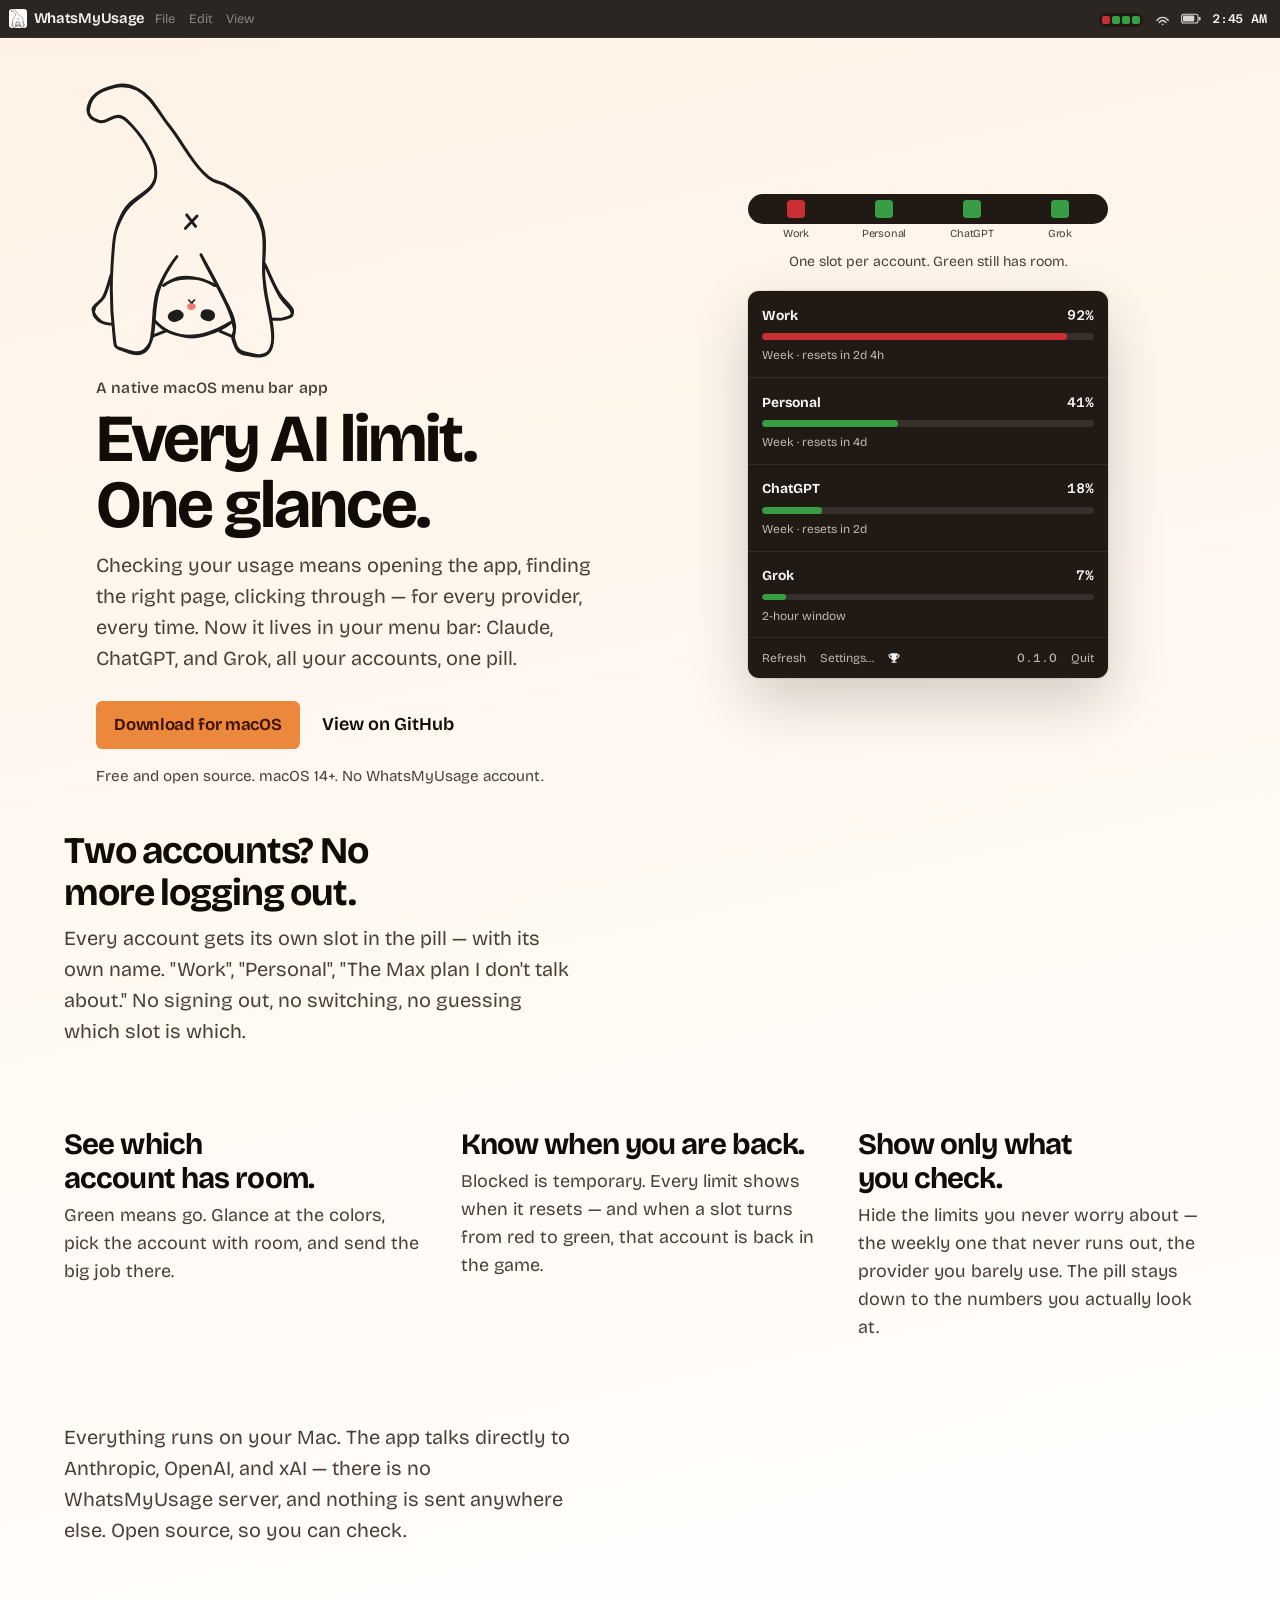
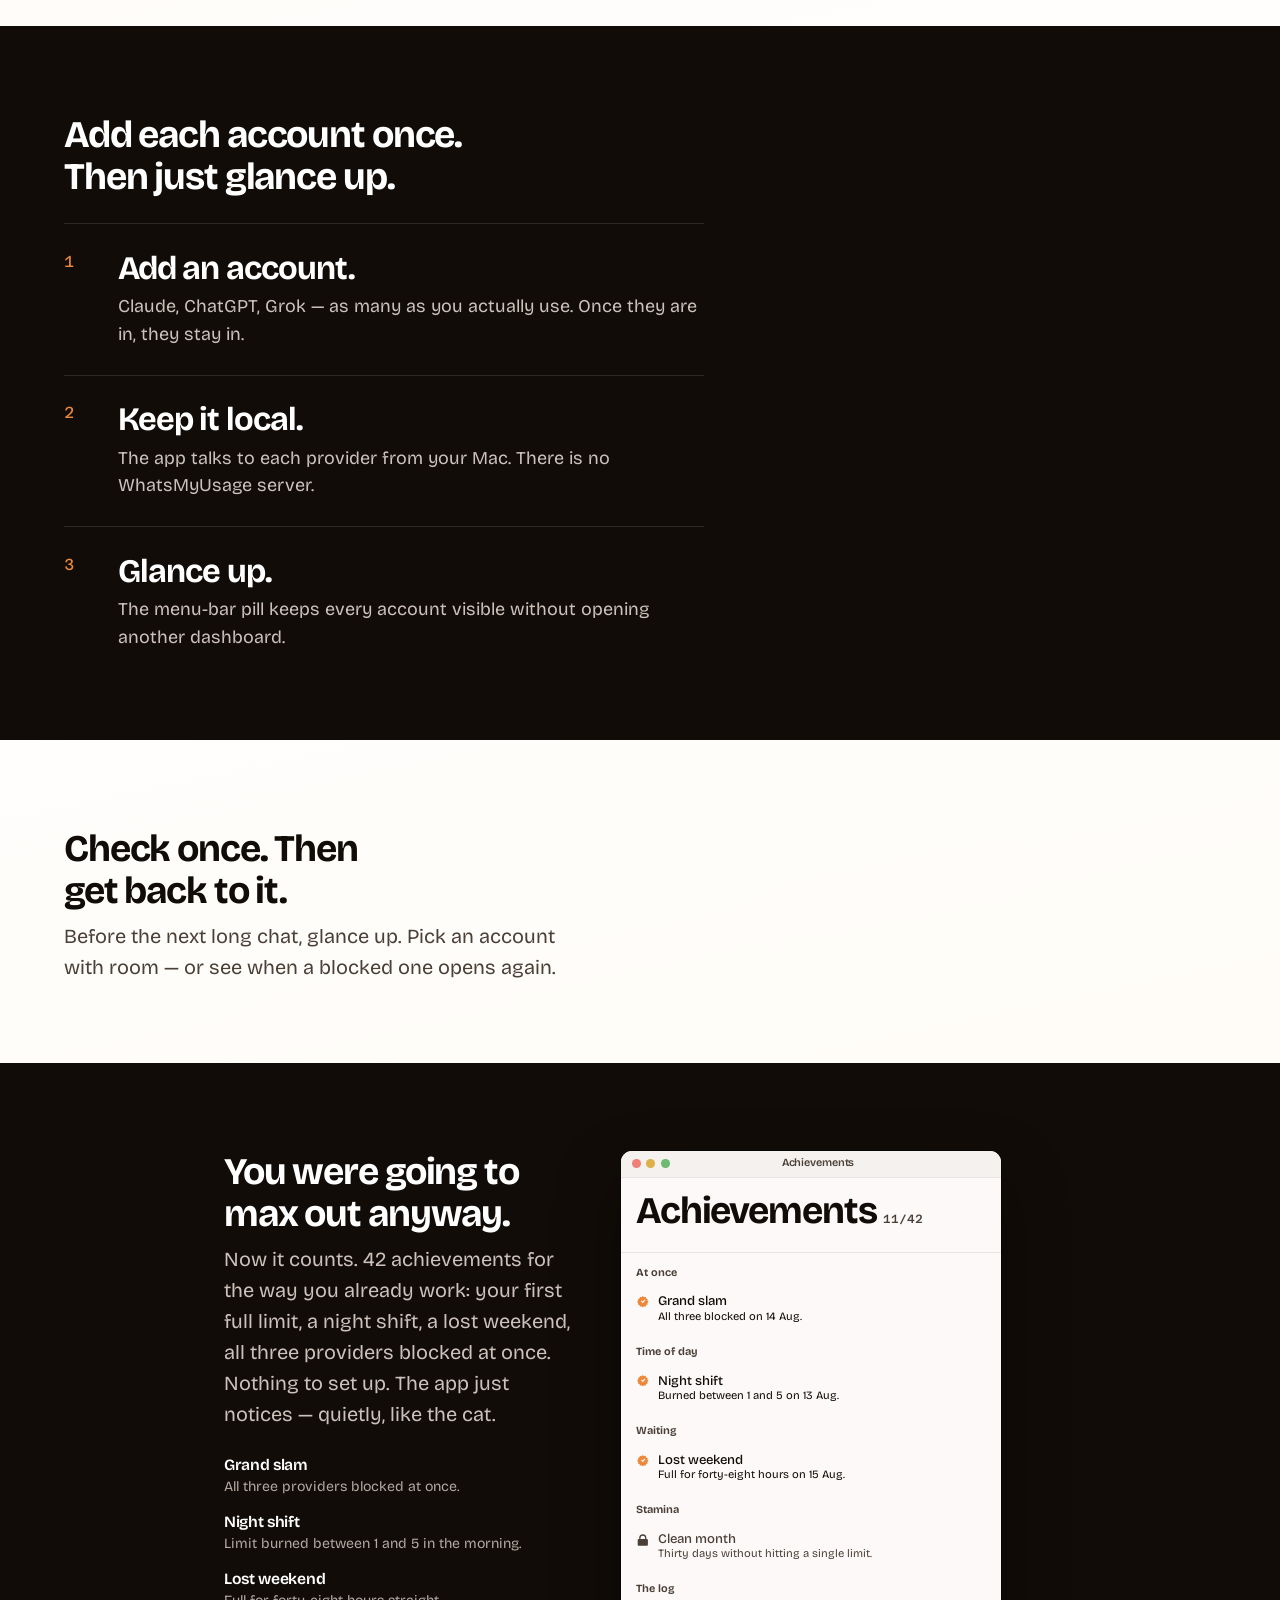
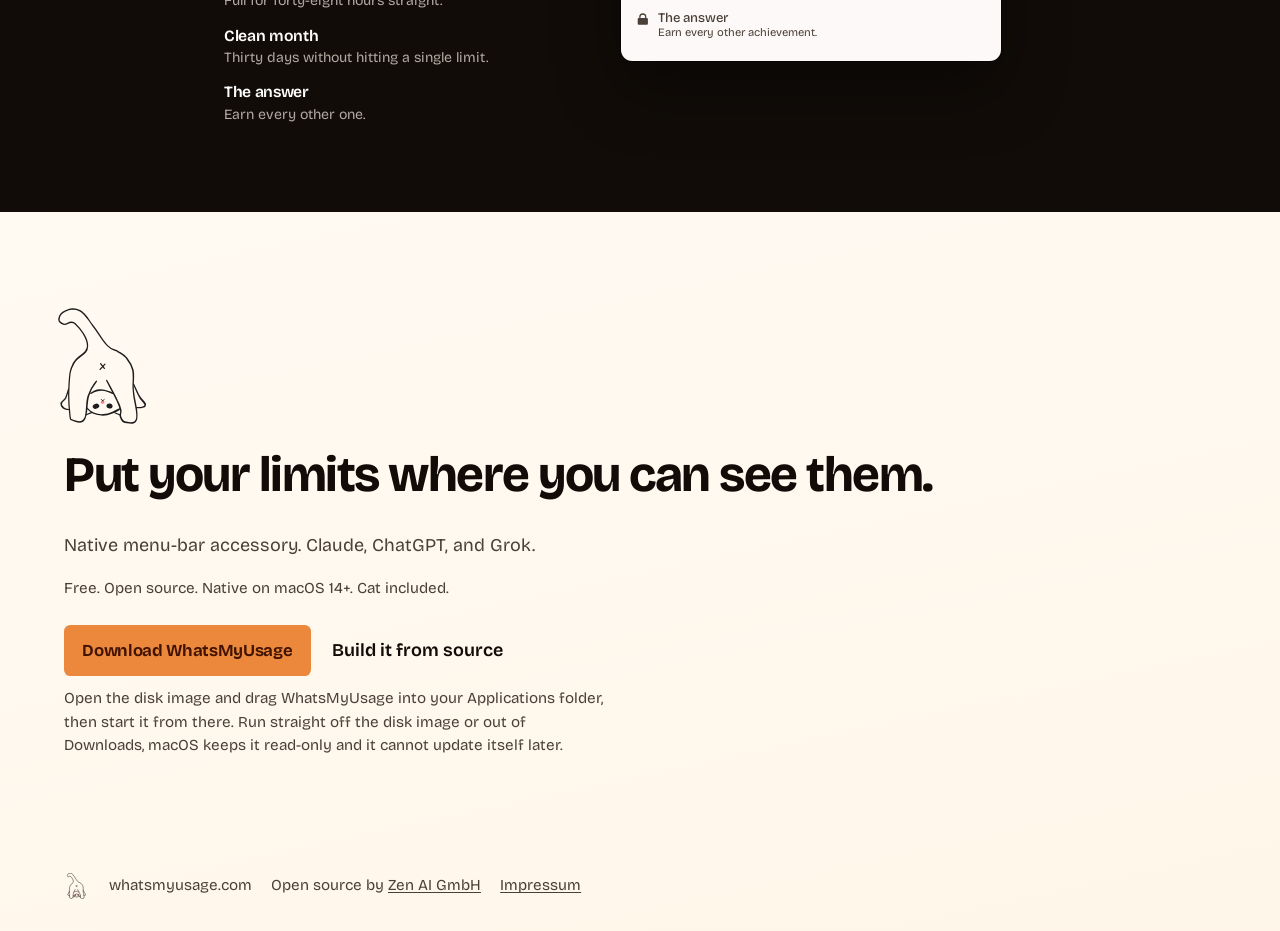
<file: site/index.html>
<!DOCTYPE html>
<html lang="en">
  <head>
    <meta charset="utf-8" />
    <meta name="viewport" content="width=device-width, initial-scale=1" />
    <title>WhatsMyUsage — every AI limit, one glance</title>
    <meta
      name="description"
      content="Every AI limit, one glance. Claude, ChatGPT, and Grok across all your accounts — a native macOS menu bar app. Free and open source."
    />
    <link rel="icon" href="favicon.png" type="image/png" />
    <link rel="preconnect" href="https://fonts.googleapis.com" />
    <link rel="preconnect" href="https://fonts.gstatic.com" crossorigin />
    <link
      href="https://fonts.googleapis.com/css2?family=Azeret+Mono:wght@400;500;600&family=Bricolage+Grotesque:opsz,wght@12..96,400..800&display=swap"
      rel="stylesheet"
    />
    <link rel="stylesheet" href="styles.css" />
  </head>
  <body>
    <a class="skip" href="#main">Skip to content</a>

    <header class="menubar" role="banner">
      <div class="menubar-left">
        <a class="brand" href="#top">
          <img src="cat-fabi.svg" width="22" height="22" alt="" />
          WhatsMyUsage
        </a>
        <nav class="os-menus" aria-hidden="true">
          <span>File</span>
          <span>Edit</span>
          <span>View</span>
        </nav>
      </div>
      <div class="menubar-right">
        <div class="pill" aria-label="Usage pill with four accounts">
          <span class="pill-shell">
            <span class="pill-slot" data-tone="lock"></span>
            <span class="pill-slot" data-tone="ok"></span>
            <span class="pill-slot" data-tone="ok"></span>
            <span class="pill-slot" data-tone="ok"></span>
          </span>
        </div>
        <svg class="os-icon" viewBox="0 0 16 16" aria-hidden="true">
          <path
            d="M2 10c1.6-2.2 3.2-3.3 6-3.3S12.4 7.8 14 10"
            fill="none"
            stroke="currentColor"
            stroke-width="1.4"
            stroke-linecap="round"
          />
          <path
            d="M4.4 12.1c1.1-1.4 2.2-2.1 3.6-2.1s2.5.7 3.6 2.1"
            fill="none"
            stroke="currentColor"
            stroke-width="1.4"
            stroke-linecap="round"
          />
          <circle cx="8" cy="14" r="0.9" fill="currentColor" />
        </svg>
        <svg class="os-icon battery" viewBox="0 0 22 12" aria-hidden="true">
          <rect x="0.7" y="1.2" width="18" height="9.6" rx="2.2" fill="none" stroke="currentColor" stroke-width="1.2" />
          <rect x="2.2" y="2.7" width="12.4" height="6.6" rx="1" fill="currentColor" />
          <path d="M19.6 4.2h1.1a.9.9 0 0 1 .9.9v1.8a.9.9 0 0 1-.9.9h-1.1" fill="currentColor" />
        </svg>
        <time class="clock" id="clock" datetime="">9:41</time>
      </div>
    </header>

    <main id="main">
      <section class="hero" id="top">
        <div class="hero-copy">
          <img class="hero-cat" src="cat-fabi.svg" width="250" height="330" alt="Line drawing of a cat, head down between its front legs, looking back at you." />
          <p class="eyebrow">A native macOS menu bar app</p>
          <h1>Every AI limit. One glance.</h1>
          <p class="lede">
            Checking your usage means opening the app, finding the right page, clicking through — for every provider, every time. Now it lives in your menu bar: Claude, ChatGPT, and Grok, all your accounts, one pill.
          </p>
          <div class="hero-actions">
            <a class="cta" href="https://github.com/getzenai/whatsmyusage/releases/latest/download/WhatsMyUsage.dmg">Download for macOS</a>
            <a class="ghost" href="https://github.com/getzenai/whatsmyusage">View on GitHub</a>
            <p class="cta-note">Free and open source. macOS 14+. No WhatsMyUsage account.</p>
          </div>
        </div>

        <div class="hero-stage">
          <figure class="hero-pill">
            <div class="labeled-pill">
              <div class="slot-col">
                <span class="big-slot" data-tone="lock"></span>
                <span class="slot-name">Work</span>
              </div>
              <div class="slot-col">
                <span class="big-slot" data-tone="ok"></span>
                <span class="slot-name">Personal</span>
              </div>
              <div class="slot-col">
                <span class="big-slot" data-tone="ok"></span>
                <span class="slot-name">ChatGPT</span>
              </div>
              <div class="slot-col">
                <span class="big-slot" data-tone="ok"></span>
                <span class="slot-name">Grok</span>
              </div>
            </div>
            <figcaption>One slot per account. Green still has room.</figcaption>
          </figure>

          <aside class="popover" aria-label="Popover preview">
            <article class="account">
              <header>
                <h2>Work</h2>
                <data value="0.92">92%</data>
              </header>
              <div class="bar" style="--p: 0.92" data-tone="lock"></div>
              <p>Week · resets in 2d 4h</p>
            </article>
            <article class="account">
              <header>
                <h2>Personal</h2>
                <data value="0.41">41%</data>
              </header>
              <div class="bar" style="--p: 0.41" data-tone="ok"></div>
              <p>Week · resets in 4d</p>
            </article>
            <article class="account">
              <header>
                <h2>ChatGPT</h2>
                <data value="0.18">18%</data>
              </header>
              <div class="bar" style="--p: 0.18" data-tone="ok"></div>
              <p>Week · resets in 2d</p>
            </article>
            <article class="account">
              <header>
                <h2>Grok</h2>
                <data value="0.07">7%</data>
              </header>
              <div class="bar" style="--p: 0.07" data-tone="ok"></div>
              <p>2-hour window</p>
            </article>
            <footer>
              <span>Refresh</span>
              <span>Settings…</span>
              <span class="trophy" title="Achievements">
                <svg viewBox="0 0 16 16" width="12" height="12" aria-hidden="true">
                  <path
                    fill="currentColor"
                    d="M3.6 1.6h8.8v1.3h1.5A1.5 1.5 0 0 1 15.4 4.4c0 2.3-1.7 4.2-3.9 4.6A3.4 3.4 0 0 1 8.8 11.6v.9h2.4v1.9H4.8v-1.9h2.4v-.9A3.4 3.4 0 0 1 4.5 9C2.3 8.6.6 6.7.6 4.4A1.5 1.5 0 0 1 2.1 2.9h1.5V1.6zm0 2.6H2.1c0 1.6 1.1 3 2.6 3.3V5.4A1.3 1.3 0 0 1 3.6 4.2zm8.8 0a1.3 1.3 0 0 1-1.1 1.2v2.1c1.5-.3 2.6-1.7 2.6-3.3h-1.5z"
                  />
                </svg>
              </span>
              <span class="ver">0.1.0</span>
              <span>Quit</span>
            </footer>
          </aside>
        </div>
      </section>

      <section class="horizon">
        <h2>Two accounts? No more logging out.</h2>
        <p>
          Every account gets its own slot in the pill — with its own name. "Work", "Personal", "The Max plan I don't talk about." No signing out, no switching, no guessing which slot is which.
        </p>
      </section>

      <section class="wishes" aria-label="What it does">
        <div>
          <h2>See which account has room.</h2>
          <p>
            Green means go. Glance at the colors, pick the account with room, and send the big job there.
          </p>
        </div>
        <div>
          <h2>Know when you are back.</h2>
          <p>
            Blocked is temporary. Every limit shows when it resets — and when a slot turns from red to green, that account is back in the game.
          </p>
        </div>
        <div>
          <h2>Show only what you check.</h2>
          <p>
            Hide the limits you never worry about — the weekly one that never runs out, the provider you barely use. The pill stays down to the numbers you actually look at.
          </p>
        </div>
      </section>

      <p class="quiet">
        Everything runs on your Mac. The app talks directly to Anthropic, OpenAI, and xAI — there is no WhatsMyUsage server, and nothing is sent anywhere else. Open source, so you can check.
      </p>

      <section class="steps">
        <h2>Add each account once. Then just glance up.</h2>
        <ol>
          <li>
            <p>Add an account.</p>
            <span>Claude, ChatGPT, Grok — as many as you actually use. Once they are in, they stay in.</span>
          </li>
          <li>
            <p>Keep it local.</p>
            <span>The app talks to each provider from your Mac. There is no WhatsMyUsage server.</span>
          </li>
          <li>
            <p>Glance up.</p>
            <span>The menu-bar pill keeps every account visible without opening another dashboard.</span>
          </li>
        </ol>
      </section>

      <section class="horizon after-steps">
        <h2>Check once. Then get back to it.</h2>
        <p>
          Before the next long chat, glance up. Pick an account with room — or see when a blocked one opens again.
        </p>
      </section>

      <section class="flavor" aria-label="Achievements">
        <div class="flavor-inner">
          <div class="flavor-copy">
            <h2>You were going to max out anyway.</h2>
            <p>
              Now it counts. 42 achievements for the way you already work: your first full limit, a night shift, a lost weekend, all three providers blocked at once. Nothing to set up. The app just notices — quietly, like the cat.
            </p>
            <ul class="flavor-teasers">
              <li>
                <p>Grand slam</p>
                <span>All three providers blocked at once.</span>
              </li>
              <li>
                <p>Night shift</p>
                <span>Limit burned between 1 and 5 in the morning.</span>
              </li>
              <li>
                <p>Lost weekend</p>
                <span>Full for forty-eight hours straight.</span>
              </li>
              <li>
                <p>Clean month</p>
                <span>Thirty days without hitting a single limit.</span>
              </li>
              <li>
                <p>The answer</p>
                <span>Earn every other one.</span>
              </li>
            </ul>
          </div>
          <aside class="achievements" aria-label="Achievements window preview">
          <div class="ach-chrome" aria-hidden="true">
            <i></i><i></i><i></i>
            <span>Achievements</span>
          </div>
          <header>
            <h2>Achievements</h2>
            <data value="11">11/42</data>
          </header>
          <div class="ach-list">
            <section>
              <h3>At once</h3>
              <div class="ach earned">
                <svg viewBox="0 0 16 16" aria-hidden="true"><path fill="currentColor" d="M8 1.2 9.4 2.6l1.9-.5.6 1.9 1.9.6-.5 1.9L14.8 8l-1.5 1.4.5 1.9-1.9.6-.6 1.9-1.9-.5L8 14.8l-1.4-1.5-1.9.5-.6-1.9-1.9-.6.5-1.9L1.2 8l1.5-1.4-.5-1.9 1.9-.6.6-1.9 1.9.5L8 1.2zm-.1 8.4 3.2-3.3-.9-.9-2.3 2.3-1.1-1.1-.9.9 2 2.1z"/></svg>
                <div>
                  <p>Grand slam</p>
                  <span>All three blocked on 14 Aug.</span>
                </div>
              </div>
            </section>
            <section>
              <h3>Time of day</h3>
              <div class="ach earned">
                <svg viewBox="0 0 16 16" aria-hidden="true"><path fill="currentColor" d="M8 1.2 9.4 2.6l1.9-.5.6 1.9 1.9.6-.5 1.9L14.8 8l-1.5 1.4.5 1.9-1.9.6-.6 1.9-1.9-.5L8 14.8l-1.4-1.5-1.9.5-.6-1.9-1.9-.6.5-1.9L1.2 8l1.5-1.4-.5-1.9 1.9-.6.6-1.9 1.9.5L8 1.2zm-.1 8.4 3.2-3.3-.9-.9-2.3 2.3-1.1-1.1-.9.9 2 2.1z"/></svg>
                <div>
                  <p>Night shift</p>
                  <span>Burned between 1 and 5 on 13 Aug.</span>
                </div>
              </div>
            </section>
            <section>
              <h3>Waiting</h3>
              <div class="ach earned">
                <svg viewBox="0 0 16 16" aria-hidden="true"><path fill="currentColor" d="M8 1.2 9.4 2.6l1.9-.5.6 1.9 1.9.6-.5 1.9L14.8 8l-1.5 1.4.5 1.9-1.9.6-.6 1.9-1.9-.5L8 14.8l-1.4-1.5-1.9.5-.6-1.9-1.9-.6.5-1.9L1.2 8l1.5-1.4-.5-1.9 1.9-.6.6-1.9 1.9.5L8 1.2zm-.1 8.4 3.2-3.3-.9-.9-2.3 2.3-1.1-1.1-.9.9 2 2.1z"/></svg>
                <div>
                  <p>Lost weekend</p>
                  <span>Full for forty-eight hours on 15 Aug.</span>
                </div>
              </div>
            </section>
            <section>
              <h3>Stamina</h3>
              <div class="ach">
                <svg viewBox="0 0 16 16" aria-hidden="true"><path fill="currentColor" d="M8 1.6A4.2 4.2 0 0 0 3.8 5.8V7H3.2A1.2 1.2 0 0 0 2 8.2v5.6A1.2 1.2 0 0 0 3.2 15h9.6a1.2 1.2 0 0 0 1.2-1.2V8.2A1.2 1.2 0 0 0 12.8 7h-.6V5.8A4.2 4.2 0 0 0 8 1.6zm0 1.5A2.7 2.7 0 0 1 10.7 5.8V7H5.3V5.8A2.7 2.7 0 0 1 8 3.1z"/></svg>
                <div>
                  <p>Clean month</p>
                  <span>Thirty days without hitting a single limit.</span>
                </div>
              </div>
            </section>
            <section>
              <h3>The log</h3>
              <div class="ach">
                <svg viewBox="0 0 16 16" aria-hidden="true"><path fill="currentColor" d="M8 1.6A4.2 4.2 0 0 0 3.8 5.8V7H3.2A1.2 1.2 0 0 0 2 8.2v5.6A1.2 1.2 0 0 0 3.2 15h9.6a1.2 1.2 0 0 0 1.2-1.2V8.2A1.2 1.2 0 0 0 12.8 7h-.6V5.8A4.2 4.2 0 0 0 8 1.6zm0 1.5A2.7 2.7 0 0 1 10.7 5.8V7H5.3V5.8A2.7 2.7 0 0 1 8 3.1z"/></svg>
                <div>
                  <p>The answer</p>
                  <span>Earn every other achievement.</span>
                </div>
              </div>
            </section>
          </div>
        </aside>
        </div>
      </section>

      <section class="get" id="get">
        <img class="get-cat" src="cat-fabi.svg" width="125" height="165" alt="" />
        <h2>Put your limits where you can see them.</h2>
        <p>
          Native menu-bar accessory. Claude, ChatGPT, and Grok.
        </p>
        <p class="get-note">
          Free. Open source. Native on macOS 14+. Cat included.
        </p>
        <div class="get-actions">
          <a class="cta" href="https://github.com/getzenai/whatsmyusage/releases/latest/download/WhatsMyUsage.dmg">Download WhatsMyUsage</a>
          <a class="ghost" href="https://github.com/getzenai/whatsmyusage">Build it from source</a>
        </div>
        <p class="get-note">
          Open the disk image and drag WhatsMyUsage into your Applications folder,
          then start it from there. Run straight off the disk image or out of
          Downloads, macOS keeps it read-only and it cannot update itself later.
        </p>
      </section>
    </main>

    <footer class="site-foot">
      <img src="cat-fabi.svg" width="28" height="28" alt="" />
      <p>whatsmyusage.com</p>
      <p>Open source by <a href="https://getzenai.com">Zen AI GmbH</a></p>
      <p><a href="impressum.html">Impressum</a></p>
    </footer>

    <script src="app.js"></script>
  </body>
</html>
</file>
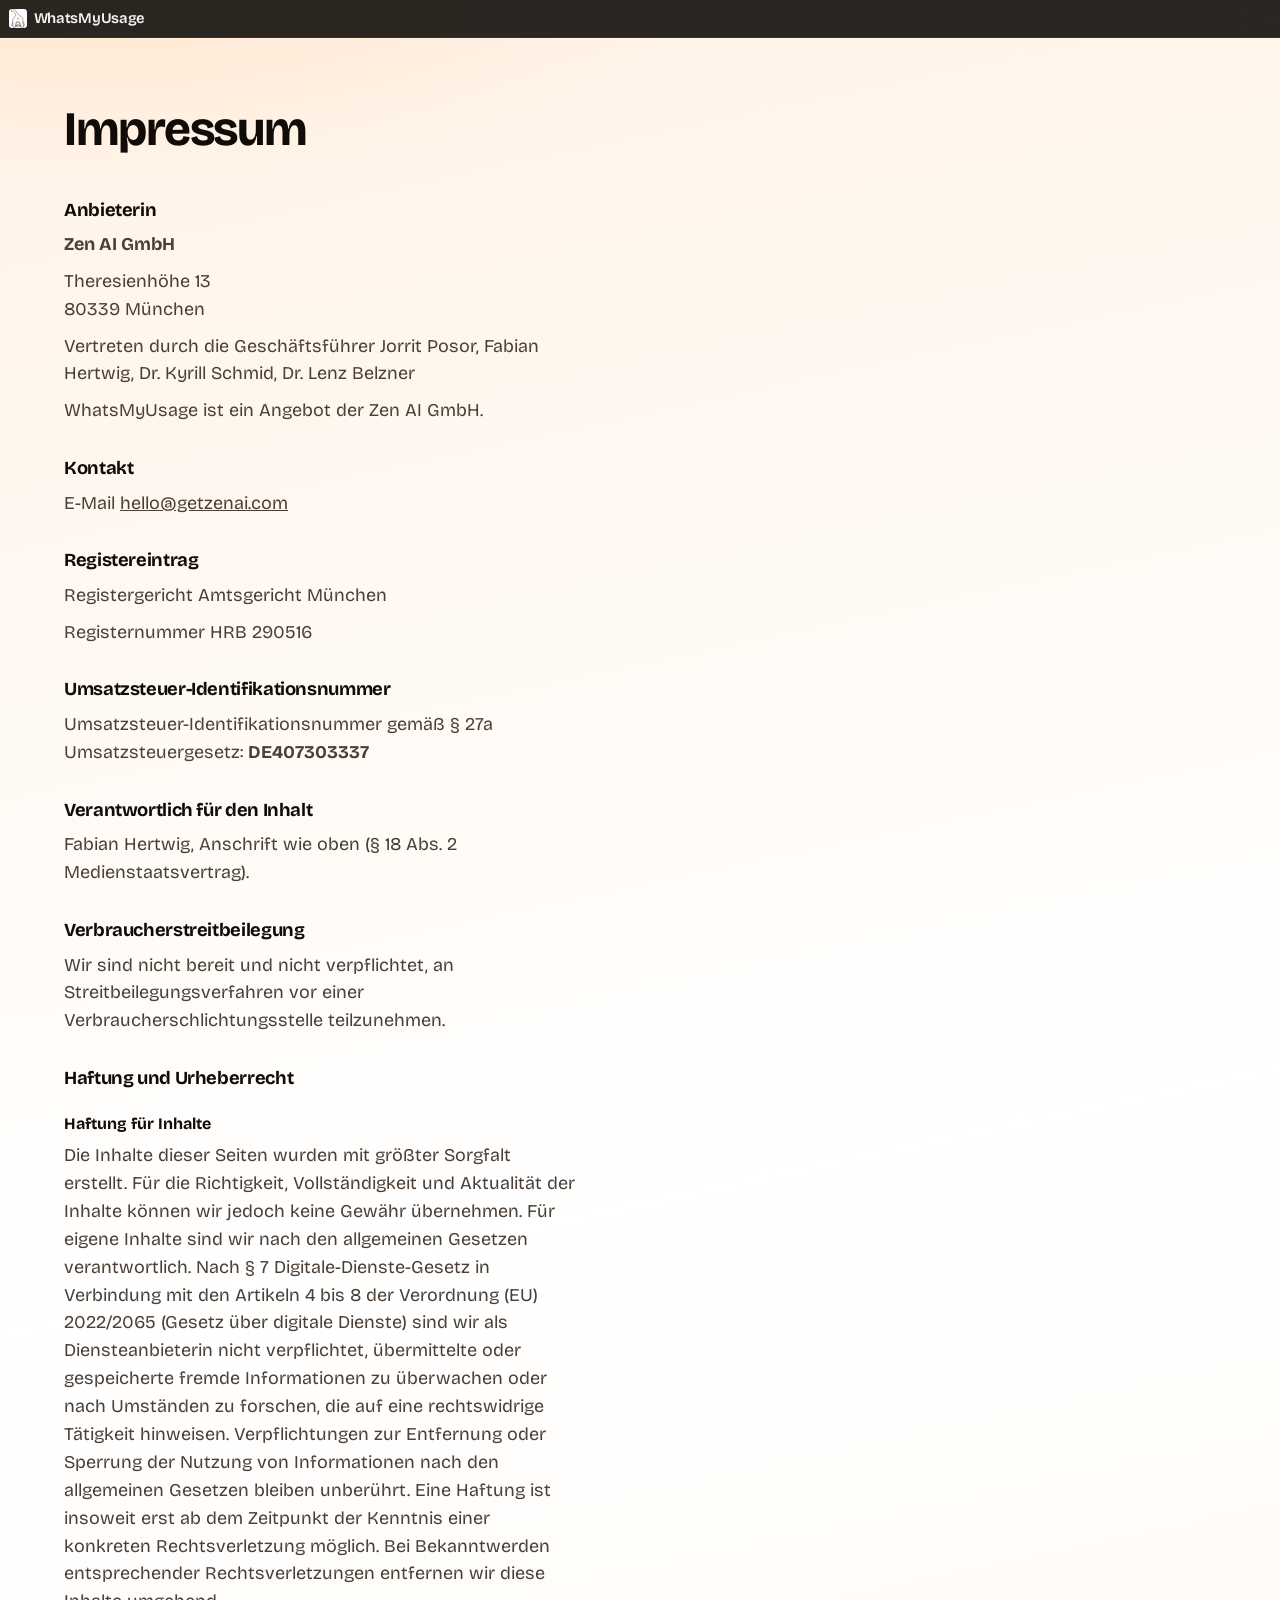
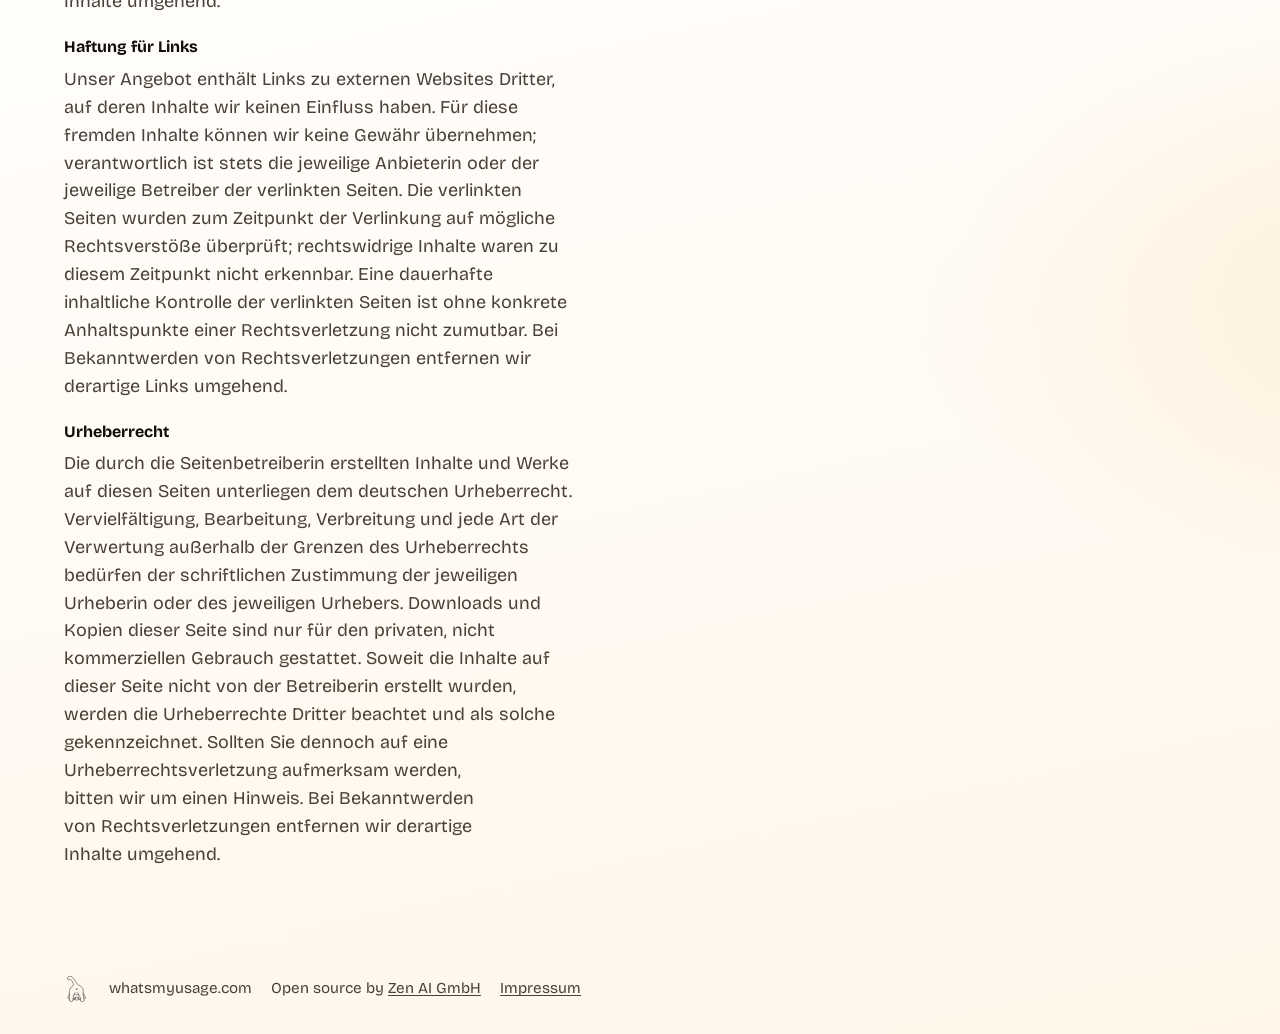
<file: site/impressum.html>
<!DOCTYPE html>
<html lang="de">
  <head>
    <meta charset="utf-8" />
    <meta name="viewport" content="width=device-width, initial-scale=1" />
    <title>Impressum — WhatsMyUsage</title>
    <meta name="description" content="Impressum der Zen AI GmbH für whatsmyusage.com" />
    <link rel="icon" href="favicon.png" type="image/png" />
    <link rel="preconnect" href="https://fonts.googleapis.com" />
    <link rel="preconnect" href="https://fonts.gstatic.com" crossorigin />
    <link
      href="https://fonts.googleapis.com/css2?family=Azeret+Mono:wght@400;500;600&family=Bricolage+Grotesque:opsz,wght@12..96,400..800&display=swap"
      rel="stylesheet"
    />
    <link rel="stylesheet" href="styles.css" />
  </head>
  <body>
    <a class="skip" href="#main">Zum Inhalt</a>

    <header class="menubar" role="banner">
      <div class="menubar-left">
        <a class="brand" href="index.html">
          <img src="cat-fabi.svg" width="22" height="22" alt="" />
          WhatsMyUsage
        </a>
      </div>
    </header>

    <main id="main" class="legal">
      <h1>Impressum</h1>

      <h2>Anbieterin</h2>
      <p><strong>Zen AI GmbH</strong></p>
      <address>
        Theresienhöhe 13<br />
        80339 München
      </address>
      <p>
        Vertreten durch die Geschäftsführer Jorrit Posor, Fabian Hertwig, Dr. Kyrill Schmid,
        Dr. Lenz Belzner
      </p>
      <p>WhatsMyUsage ist ein Angebot der Zen AI GmbH.</p>

      <h2>Kontakt</h2>
      <p>E-Mail <a href="mailto:hello@getzenai.com">hello@getzenai.com</a></p>

      <h2>Registereintrag</h2>
      <p>Registergericht Amtsgericht München</p>
      <p>Registernummer HRB 290516</p>

      <h2>Umsatzsteuer-Identifikationsnummer</h2>
      <p>
        Umsatzsteuer-Identifikationsnummer gemäß § 27a Umsatzsteuergesetz:
        <strong>DE407303337</strong>
      </p>

      <h2>Verantwortlich für den Inhalt</h2>
      <p>Fabian Hertwig, Anschrift wie oben (§ 18 Abs. 2 Medienstaatsvertrag).</p>

      <h2>Verbraucherstreitbeilegung</h2>
      <p>
        Wir sind nicht bereit und nicht verpflichtet, an Streitbeilegungsverfahren vor einer
        Verbraucherschlichtungsstelle teilzunehmen.
      </p>

      <h2>Haftung und Urheberrecht</h2>
      <h3>Haftung für Inhalte</h3>
      <p>
        Die Inhalte dieser Seiten wurden mit größter Sorgfalt erstellt. Für die Richtigkeit,
        Vollständigkeit und Aktualität der Inhalte können wir jedoch keine Gewähr übernehmen. Für
        eigene Inhalte sind wir nach den allgemeinen Gesetzen verantwortlich. Nach § 7
        Digitale-Dienste-Gesetz in Verbindung mit den Artikeln 4 bis 8 der Verordnung (EU)
        2022/2065 (Gesetz über digitale Dienste) sind wir als Diensteanbieterin nicht verpflichtet,
        übermittelte oder gespeicherte fremde Informationen zu überwachen oder nach Umständen zu
        forschen, die auf eine rechtswidrige Tätigkeit hinweisen. Verpflichtungen zur Entfernung
        oder Sperrung der Nutzung von Informationen nach den allgemeinen Gesetzen bleiben
        unberührt. Eine Haftung ist insoweit erst ab dem Zeitpunkt der Kenntnis einer konkreten
        Rechtsverletzung möglich. Bei Bekanntwerden entsprechender Rechtsverletzungen entfernen wir
        diese Inhalte umgehend.
      </p>
      <h3>Haftung für Links</h3>
      <p>
        Unser Angebot enthält Links zu externen Websites Dritter, auf deren Inhalte wir keinen
        Einfluss haben. Für diese fremden Inhalte können wir keine Gewähr übernehmen;
        verantwortlich ist stets die jeweilige Anbieterin oder der jeweilige Betreiber der
        verlinkten Seiten. Die verlinkten Seiten wurden zum Zeitpunkt der Verlinkung auf mögliche
        Rechtsverstöße überprüft; rechtswidrige Inhalte waren zu diesem Zeitpunkt nicht erkennbar.
        Eine dauerhafte inhaltliche Kontrolle der verlinkten Seiten ist ohne konkrete Anhaltspunkte
        einer Rechtsverletzung nicht zumutbar. Bei Bekanntwerden von Rechtsverletzungen entfernen
        wir derartige Links umgehend.
      </p>
      <h3>Urheberrecht</h3>
      <p>
        Die durch die Seitenbetreiberin erstellten Inhalte und Werke auf diesen Seiten unterliegen
        dem deutschen Urheberrecht. Vervielfältigung, Bearbeitung, Verbreitung und jede Art der
        Verwertung außerhalb der Grenzen des Urheberrechts bedürfen der schriftlichen Zustimmung
        der jeweiligen Urheberin oder des jeweiligen Urhebers. Downloads und Kopien dieser Seite
        sind nur für den privaten, nicht kommerziellen Gebrauch gestattet. Soweit die Inhalte auf
        dieser Seite nicht von der Betreiberin erstellt wurden, werden die Urheberrechte Dritter
        beachtet und als solche gekennzeichnet. Sollten Sie dennoch auf eine Urheberrechtsverletzung
        aufmerksam werden, bitten wir um einen Hinweis. Bei Bekanntwerden von Rechtsverletzungen
        entfernen wir derartige Inhalte umgehend.
      </p>
    </main>

    <footer class="site-foot">
      <img src="cat-fabi.svg" width="28" height="28" alt="" />
      <p>whatsmyusage.com</p>
      <p>Open source by <a href="https://getzenai.com">Zen AI GmbH</a></p>
      <p><a href="impressum.html">Impressum</a></p>
    </footer>
  </body>
</html>
</file>
<file: site/styles.css>
:root {
  --bg: oklch(1 0 0);
  --surface: oklch(0.965 0 0);
  --ink: oklch(0.16 0.012 55);
  --muted: oklch(0.38 0.02 55);
  --ginger: oklch(0.72 0.15 55);
  --ginger-ink: oklch(0.26 0.08 45);
  --bar: oklch(0.18 0.01 55);
  --bar-ink: oklch(0.97 0 0);
  --bar-muted: oklch(0.78 0.01 55);
  --ok: oklch(0.62 0.16 145);
  --warn: oklch(0.72 0.14 70);
  --lock: oklch(0.55 0.19 25);
  --idle: oklch(0.78 0 0);
  --display: "Bricolage Grotesque", "Avenir Next", sans-serif;
  --data: "Azeret Mono", ui-monospace, monospace;
  --ease: cubic-bezier(0.16, 1, 0.3, 1);
  --menubar: 2.4rem;
}

*,
*::before,
*::after {
  box-sizing: border-box;
}

html {
  scroll-behavior: smooth;
}

body {
  margin: 0;
  color: var(--ink);
  background-color: var(--bg);
  background-image:
    radial-gradient(80rem 42rem at 8% -8%, oklch(0.90 0.08 55 / 0.72), transparent 58%),
    radial-gradient(56rem 36rem at 108% 72%, oklch(0.94 0.05 80 / 0.55), transparent 52%),
    linear-gradient(168deg, oklch(0.975 0.028 55) 0%, oklch(1 0 0) 46%, oklch(0.978 0.02 75) 100%);
  font-family: var(--display);
  font-optical-sizing: auto;
  font-size: 1.125rem;
  line-height: 1.55;
  text-rendering: optimizeLegibility;
  -webkit-font-smoothing: antialiased;
  overflow-x: clip;
}

h1,
h2,
h3 {
  text-wrap: balance;
}

p {
  text-wrap: pretty;
}

.lede,
.wishes p,
.cta-note,
.eyebrow,
.quiet {
  text-wrap: wrap;
}

a {
  color: inherit;
}

code {
  font-family: var(--data);
  font-size: 0.88em;
}

.skip {
  position: absolute;
  left: 0.75rem;
  top: -3rem;
  z-index: 8;
  padding: 0.4rem 0.7rem;
  background: var(--bg);
  color: var(--ink);
}

.skip:focus {
  top: 0.5rem;
}

/* ——— Menu bar (the product, and the nav) ——— */

.menubar {
  position: sticky;
  top: 0;
  z-index: 5;
  display: flex;
  align-items: center;
  justify-content: space-between;
  height: var(--menubar);
  padding: 0 0.85rem 0 0.55rem;
  color: var(--bar-ink);
  background: color-mix(in oklch, var(--bar) 90%, transparent);
  backdrop-filter: saturate(1.3) blur(16px);
  -webkit-backdrop-filter: saturate(1.3) blur(16px);
  border-bottom: 1px solid oklch(1 0 0 / 0.06);
}

.menubar-left,
.menubar-right {
  display: flex;
  align-items: center;
  gap: 0.7rem;
  min-width: 0;
}

.brand {
  display: inline-flex;
  align-items: center;
  gap: 0.4rem;
  text-decoration: none;
  font-weight: 620;
  font-size: 0.92rem;
  letter-spacing: -0.02em;
}

.brand img {
  width: 1.15rem;
  height: 1.15rem;
  object-fit: contain;
  background: var(--bg);
  border-radius: 0.2rem;
}

.brand:focus-visible,
.cta:focus-visible,
.ghost:focus-visible {
  outline: 2px solid var(--ginger);
  outline-offset: 3px;
}

.os-menus {
  display: none;
  gap: 0.85rem;
  font-size: 0.8rem;
  opacity: 0.45;
  pointer-events: none;
  user-select: none;
}

.os-icon {
  width: 0.95rem;
  height: 0.95rem;
  opacity: 0.85;
}

.os-icon.battery {
  width: 1.25rem;
}

.clock {
  font-family: var(--data);
  font-size: 0.78rem;
  font-weight: 500;
  letter-spacing: -0.02em;
  font-variant-numeric: tabular-nums;
}

.pill-shell {
  --slot: 8px;
  --gap: 2px;
  --pad: 3px;
  display: inline-flex;
  align-items: center;
  justify-content: center;
  gap: var(--gap);
  height: calc(var(--slot) + var(--pad) * 2);
  padding: var(--pad);
  border-radius: 999px;
  background: oklch(0.22 0.015 55);
  line-height: 0;
  font-size: 0;
}

.pill-slot,
.big-slot {
  display: block;
  flex: 0 0 var(--slot);
  width: var(--slot);
  height: var(--slot);
  min-width: var(--slot);
  min-height: 0;
  border-radius: 2px;
  background: var(--idle);
}

.pill-slot[data-tone="ok"],
.big-slot[data-tone="ok"] {
  background: var(--ok);
}
.pill-slot[data-tone="warn"],
.big-slot[data-tone="warn"] {
  background: var(--warn);
}
.pill-slot[data-tone="lock"],
.big-slot[data-tone="lock"] {
  background: var(--lock);
}

/* ——— Hero ——— */

.hero {
  display: grid;
  grid-template-columns: minmax(0, 1fr);
  gap: 2.4rem;
  min-width: 0;
  padding: clamp(1.6rem, 5vh, 3.2rem) clamp(1.25rem, 5vw, 5rem) 2.6rem;
}

.hero-copy {
  max-width: min(32rem, 100%);
  min-width: 0;
}

.hero-stage {
  display: flex;
  flex-direction: column;
  align-items: stretch;
  gap: 1.15rem;
  width: min(22.5rem, 100%);
  margin-inline: auto;
}

.hero-copy p,
.wishes p,
.proof p,
.get > p,
.flavor-copy > p,
.quiet,
.steps span {
  overflow-wrap: break-word;
}

.hero-cat {
  display: block;
  width: clamp(8.5rem, 22vw, 13rem);
  height: auto;
  margin: 0 0 1.1rem -0.6rem;
}

.eyebrow {
  margin: 0 0 0.45rem;
  color: var(--muted);
  font-size: 0.98rem;
  font-weight: 550;
  letter-spacing: 0.01em;
}

.hero h1 {
  margin: 0 0 0.7rem;
  font-weight: 700;
  font-size: clamp(2.1rem, 8.2vw, 4.2rem);
  letter-spacing: -0.03em;
  line-height: 0.98;
  overflow-wrap: break-word;
}

.lede {
  margin: 0 0 1.6rem;
  max-width: min(32rem, 100%);
  color: var(--muted);
  font-size: clamp(1.05rem, 2vw, 1.25rem);
}

.hero-actions {
  display: flex;
  flex-wrap: wrap;
  align-items: center;
  gap: 0.9rem 1.2rem;
}

.cta {
  display: inline-flex;
  align-items: center;
  padding: 0.72rem 1.15rem 0.68rem;
  border-radius: 0.4rem;
  background: var(--ginger);
  color: var(--ginger-ink);
  font-weight: 680;
  font-size: 1.05rem;
  letter-spacing: -0.02em;
  text-decoration: none;
}

.cta:hover {
  filter: brightness(0.97);
}

.cta-note,
.get-note {
  margin: 0;
  min-width: 0;
  color: var(--muted);
  font-size: 0.95rem;
}

.hero-actions .cta-note {
  flex: 1 1 100%;
}

.hero-actions .ghost {
  padding-left: 0.2rem;
}

.popover {
  width: 100%;
  border-radius: 0.7rem;
  background: oklch(0.22 0.015 55);
  color: var(--bar-ink);
  box-shadow:
    0 0 0 1px oklch(0 0 0 / 0.08),
    0 24px 60px oklch(0 0 0 / 0.18);
  overflow: hidden;
}

.account {
  padding: 0.85rem 0.9rem 0.75rem;
}

.account + .account {
  border-top: 1px solid oklch(1 0 0 / 0.08);
}

.account header {
  display: flex;
  align-items: baseline;
  justify-content: space-between;
  gap: 1rem;
}

.account h2 {
  margin: 0;
  font-size: 0.86rem;
  font-weight: 700;
}

.account data {
  font-family: var(--data);
  font-size: 0.86rem;
  font-weight: 500;
  font-variant-numeric: tabular-nums;
}

.bar {
  height: 0.42rem;
  margin: 0.45rem 0 0.4rem;
  border-radius: 999px;
  background: oklch(1 0 0 / 0.1);
  overflow: hidden;
}

.bar::after {
  content: "";
  display: block;
  width: calc(var(--p) * 100%);
  height: 100%;
  border-radius: inherit;
  background: var(--ok);
}

.bar[data-tone="warn"]::after {
  background: var(--warn);
}
.bar[data-tone="lock"]::after {
  background: var(--lock);
}

.account p {
  margin: 0;
  font-size: 0.75rem;
  color: var(--bar-muted);
}

.popover footer {
  display: flex;
  align-items: center;
  gap: 0.85rem;
  padding: 0.65rem 0.9rem;
  border-top: 1px solid oklch(1 0 0 / 0.08);
  font-size: 0.75rem;
  color: var(--bar-muted);
}

.popover .trophy {
  display: inline-flex;
  color: var(--bar-ink);
}

.popover .ver {
  margin-left: auto;
  font-family: var(--data);
}

/* ——— Jobs ——— */

.wishes {
  display: grid;
  grid-template-columns: 1fr;
  gap: 2.4rem 3.5rem;
  padding: 0 clamp(1.25rem, 5vw, 5rem) clamp(3rem, 7vw, 5rem);
}

.wishes h2 {
  margin: 0 0 0.45rem;
  font-weight: 700;
  font-size: clamp(1.45rem, 3vw, 1.85rem);
  letter-spacing: -0.03em;
  line-height: 1.15;
}

.wishes p {
  margin: 0;
  max-width: 34rem;
  color: var(--muted);
}

/* ——— Instrument (the real pill, labeled) ——— */

.hero-pill {
  margin: 0;
  width: 100%;
}

.labeled-pill {
  --slot: 1.15rem;
  --gap: 0.4rem;
  --pad-x: 0.45rem;
  --pad-y: 0.35rem;
  position: relative;
  display: flex;
  justify-content: center;
  gap: var(--gap);
  padding: var(--pad-y) var(--pad-x) 0;
}

.labeled-pill::before {
  content: "";
  position: absolute;
  inset: 0 0 auto;
  height: calc(var(--slot) + var(--pad-y) * 2);
  border-radius: 999px;
  background: oklch(0.22 0.015 55);
}

.slot-col {
  position: relative;
  z-index: 1;
  display: flex;
  flex: 1 1 0;
  flex-direction: column;
  align-items: center;
  gap: 0.55rem;
  min-width: 0;
}

.big-slot {
  flex: 0 0 var(--slot);
  width: var(--slot);
  height: var(--slot);
  min-width: var(--slot);
  min-height: var(--slot);
  border-radius: 0.22rem;
}

.slot-name {
  color: var(--muted);
  font-size: 0.68rem;
  letter-spacing: -0.02em;
  line-height: 1.2;
  text-align: center;
  overflow-wrap: anywhere;
}

.hero-pill figcaption {
  margin: 0.7rem 0 0;
  color: var(--muted);
  font-size: 0.88rem;
  text-align: center;
}

/* ——— Achievements window ——— */

.achievements {
  display: flex;
  flex-direction: column;
  width: 100%;
  min-height: 0;
  border-radius: 0.7rem;
  background: oklch(0.985 0.004 55);
  color: var(--ink);
  box-shadow:
    0 0 0 1px oklch(0 0 0 / 0.08),
    0 18px 44px oklch(0 0 0 / 0.12);
  overflow: hidden;
}

.ach-chrome {
  display: flex;
  align-items: center;
  gap: 0.35rem;
  height: 1.7rem;
  padding: 0 0.7rem;
  background: oklch(0.96 0.006 55);
  border-bottom: 1px solid oklch(0 0 0 / 0.06);
  font-size: 0.68rem;
  font-weight: 600;
  letter-spacing: -0.01em;
  color: var(--muted);
}

.ach-chrome i {
  width: 0.55rem;
  height: 0.55rem;
  border-radius: 50%;
  background: oklch(0.82 0.01 55);
}

.ach-chrome i:nth-child(1) {
  background: oklch(0.72 0.14 25);
}
.ach-chrome i:nth-child(2) {
  background: oklch(0.78 0.13 85);
}
.ach-chrome i:nth-child(3) {
  background: oklch(0.72 0.13 145);
}

.ach-chrome span {
  flex: 1;
  text-align: center;
  margin-right: 1.8rem;
}

.achievements header {
  display: flex;
  align-items: baseline;
  gap: 0.4rem;
  padding: 0.75rem 0.95rem 0.7rem;
}

.achievements h2 {
  margin: 0;
  font-size: 0.82rem;
  font-weight: 680;
}

.achievements data {
  font-family: var(--data);
  font-size: 0.75rem;
  font-weight: 500;
  color: var(--muted);
}

.ach-list {
  flex: 1 1 auto;
  min-height: 0;
  padding: 0 0.95rem 0.95rem;
  overflow: auto;
  border-top: 1px solid oklch(0 0 0 / 0.08);
}

.ach-list section + section {
  margin-top: 0.95rem;
}

.ach-list h3 {
  margin: 0.75rem 0 0.45rem;
  color: var(--muted);
  font-size: 0.68rem;
  font-weight: 680;
}

.ach {
  display: flex;
  align-items: flex-start;
  gap: 0.5rem;
  padding: 0.28rem 0;
  color: var(--muted);
}

.ach + .ach {
  margin-top: 0.15rem;
}

.ach svg {
  flex: 0 0 0.85rem;
  width: 0.85rem;
  height: 0.85rem;
  margin-top: 0.12rem;
}

.ach p {
  margin: 0;
  font-size: 0.82rem;
  font-weight: 500;
  line-height: 1.25;
}

.ach span {
  display: block;
  font-size: 0.7rem;
  line-height: 1.3;
}

.ach.earned {
  color: var(--ink);
}

.ach.earned svg {
  color: var(--ginger);
}

.horizon {
  padding: 0 clamp(1.25rem, 5vw, 5rem) clamp(3rem, 7vw, 5rem);
  max-width: 40rem;
}

.horizon.after-steps {
  padding-top: clamp(3rem, 7vw, 5.5rem);
}

.flavor {
  padding: clamp(3rem, 7vw, 5.5rem) clamp(1.25rem, 5vw, 5rem);
  background: var(--ink);
  color: var(--bg);
}

.flavor-inner {
  display: flex;
  flex-direction: column;
  gap: 1.8rem;
  max-width: 40rem;
  margin-inline: auto;
}

.flavor-copy {
  max-width: 34rem;
}

.flavor h2 {
  margin: 0 0 0.55rem;
  font-weight: 700;
  font-size: clamp(1.7rem, 3.6vw, 2.35rem);
  letter-spacing: -0.03em;
  line-height: 1.12;
}

.flavor-copy > p {
  margin: 0;
  color: oklch(0.82 0.015 55);
  font-size: clamp(1.05rem, 2vw, 1.25rem);
}

.flavor-teasers {
  display: flex;
  flex-direction: column;
  gap: 0.85rem;
  margin: 1.45rem 0 0;
  padding: 0;
  list-style: none;
}

.flavor-teasers p {
  margin: 0;
  font-size: 0.98rem;
  font-weight: 620;
  letter-spacing: -0.02em;
}

.flavor-teasers span {
  display: block;
  color: oklch(0.74 0.015 55);
  font-size: 0.88rem;
  line-height: 1.35;
}

.quiet {
  max-width: 40rem;
  margin: 0;
  padding: 0 clamp(1.25rem, 5vw, 5rem) clamp(3rem, 7vw, 5rem);
  color: var(--muted);
  font-size: clamp(1.05rem, 2vw, 1.25rem);
}

.flavor .achievements {
  width: min(23.75rem, 100%);
  margin-inline: auto;
  box-shadow:
    0 0 0 1px oklch(0 0 0 / 0.45),
    0 28px 64px oklch(0 0 0 / 0.42);
}

.horizon h2 {
  margin: 0 0 0.55rem;
  font-weight: 700;
  font-size: clamp(1.7rem, 3.6vw, 2.35rem);
  letter-spacing: -0.03em;
  line-height: 1.12;
}

.horizon p {
  margin: 0;
  color: var(--muted);
  font-size: clamp(1.05rem, 2vw, 1.25rem);
}

/* ——— Steps (this is a real sequence) ——— */

.steps {
  padding: clamp(3rem, 7vw, 5.5rem) clamp(1.25rem, 5vw, 5rem);
  background: var(--ink);
  color: var(--bg);
}

.steps h2 {
  max-width: 40rem;
  margin: 0 0 1.6rem;
  font-weight: 700;
  font-size: clamp(1.7rem, 3.6vw, 2.35rem);
  letter-spacing: -0.03em;
  line-height: 1.12;
}

.steps ol {
  max-width: 40rem;
  margin: 0;
  padding: 0;
  list-style: none;
  counter-reset: step;
}

.steps li {
  counter-increment: step;
  padding: 1.6rem 0 1.6rem 3.4rem;
  border-top: 1px solid oklch(1 0 0 / 0.12);
}

.steps li:last-child {
  padding-bottom: 0;
}

.steps li::before {
  content: counter(step);
  float: left;
  margin-left: -3.4rem;
  font-family: var(--data);
  font-size: 1rem;
  color: var(--ginger);
}

.steps p {
  margin: 0 0 0.35rem;
  font-weight: 680;
  font-size: clamp(1.55rem, 3vw, 2.05rem);
  letter-spacing: -0.03em;
  line-height: 1.15;
}

.steps span {
  color: oklch(0.82 0.015 55);
}

.steps code {
  color: var(--bg);
}

/* ——— Proof (supporting, not the hero) ——— */

.proof {
  padding: clamp(2.8rem, 6vw, 4.5rem) clamp(1.25rem, 5vw, 5rem);
  max-width: 44rem;
}

.proof-kicker {
  margin: 0 0 0.55rem;
  color: var(--muted);
  font-size: 1rem;
}

.proof p:last-child {
  margin: 0;
  font-size: clamp(1.25rem, 2.4vw, 1.55rem);
  letter-spacing: -0.02em;
  line-height: 1.35;
}

.num {
  font-family: var(--data);
  font-weight: 600;
}

.num.ok {
  color: var(--ok);
}

.num.lock {
  color: var(--lock);
}

/* ——— Get ——— */

.get {
  padding: clamp(3.5rem, 8vw, 6rem) clamp(1.25rem, 5vw, 5rem);
}

.get-cat {
  display: block;
  width: 5.5rem;
  height: auto;
  margin: 0 0 0.8rem -0.4rem;
}

.get h2 {
  margin: 0 0 0.55rem;
  font-weight: 720;
  font-size: clamp(2rem, 5vw, 3.1rem);
  letter-spacing: -0.03em;
}

.get > p {
  max-width: 34rem;
  color: var(--muted);
}

.get .get-note {
  margin-top: 0.7rem;
}

.get-actions {
  display: flex;
  flex-wrap: wrap;
  gap: 0.8rem 1.1rem;
  margin-top: 1.5rem;
}

.ghost {
  display: inline-flex;
  align-items: center;
  padding: 0.72rem 0.2rem;
  font-weight: 620;
  text-decoration: none;
  color: var(--ink);
}

.site-foot {
  display: flex;
  flex-wrap: wrap;
  align-items: center;
  gap: 0.7rem 1.2rem;
  padding: 1.2rem clamp(1.25rem, 5vw, 5rem) 2rem;
  color: var(--muted);
  font-size: 0.95rem;
}

.site-foot img {
  width: 1.6rem;
  height: 1.6rem;
  object-fit: contain;
}

.site-foot p {
  margin: 0;
}

.site-foot a {
  color: inherit;
  text-decoration: underline;
  text-underline-offset: 0.15em;
}

.legal {
  max-width: 40rem;
  padding: clamp(2rem, 6vh, 3.5rem) clamp(1.25rem, 5vw, 5rem) clamp(3rem, 8vw, 5rem);
}

.legal h1 {
  margin: 0 0 1.6rem;
  font-weight: 720;
  font-size: clamp(2rem, 5vw, 3rem);
  letter-spacing: -0.03em;
}

.legal h2 {
  margin: 1.8rem 0 0.45rem;
  font-weight: 700;
  font-size: 1.15rem;
  letter-spacing: -0.02em;
}

.legal h3 {
  margin: 1.2rem 0 0.35rem;
  font-size: 1rem;
}

.legal p,
.legal address {
  margin: 0 0 0.55rem;
  font-style: normal;
  color: var(--muted);
}

.legal a {
  color: inherit;
}

@media (max-width: 520px) {
  .clock,
  .os-icon {
    display: none;
  }

  .hero h1 {
    text-wrap: wrap;
  }

  .hero-actions {
    flex-direction: column;
    align-items: flex-start;
  }

  .hero-stage,
  .hero-copy,
  .hero-pill {
    width: 100%;
    max-width: 100%;
  }

  .slot-name {
    font-size: 0.62rem;
  }
}

@media (min-width: 720px) {
  .os-menus {
    display: flex;
  }

  .wishes {
    grid-template-columns: 1fr 1fr 1fr;
    gap: 2rem 2.4rem;
  }
}

@media (min-width: 1040px) {
  .hero {
    grid-template-columns: 1fr 1fr;
    align-items: center;
    column-gap: 0;
  }

  .hero-copy {
    justify-self: center;
    width: min(32rem, calc(100% - 2rem));
  }

  .hero-stage {
    justify-self: center;
  }

  .flavor-inner {
    display: grid;
    grid-template-columns: minmax(16rem, 22rem) minmax(18rem, 23.75rem);
    gap: 2.4rem 2.8rem;
    align-items: start;
    max-width: 52rem;
    margin-inline: auto;
  }

  .flavor-teasers {
    max-width: none;
  }
}

@media (min-width: 1280px) {
  .hero {
    min-height: min(calc(100svh - var(--menubar)), 46rem);
  }
}

@media (prefers-reduced-motion: reduce) {
  html {
    scroll-behavior: auto;
  }
}
</file>
